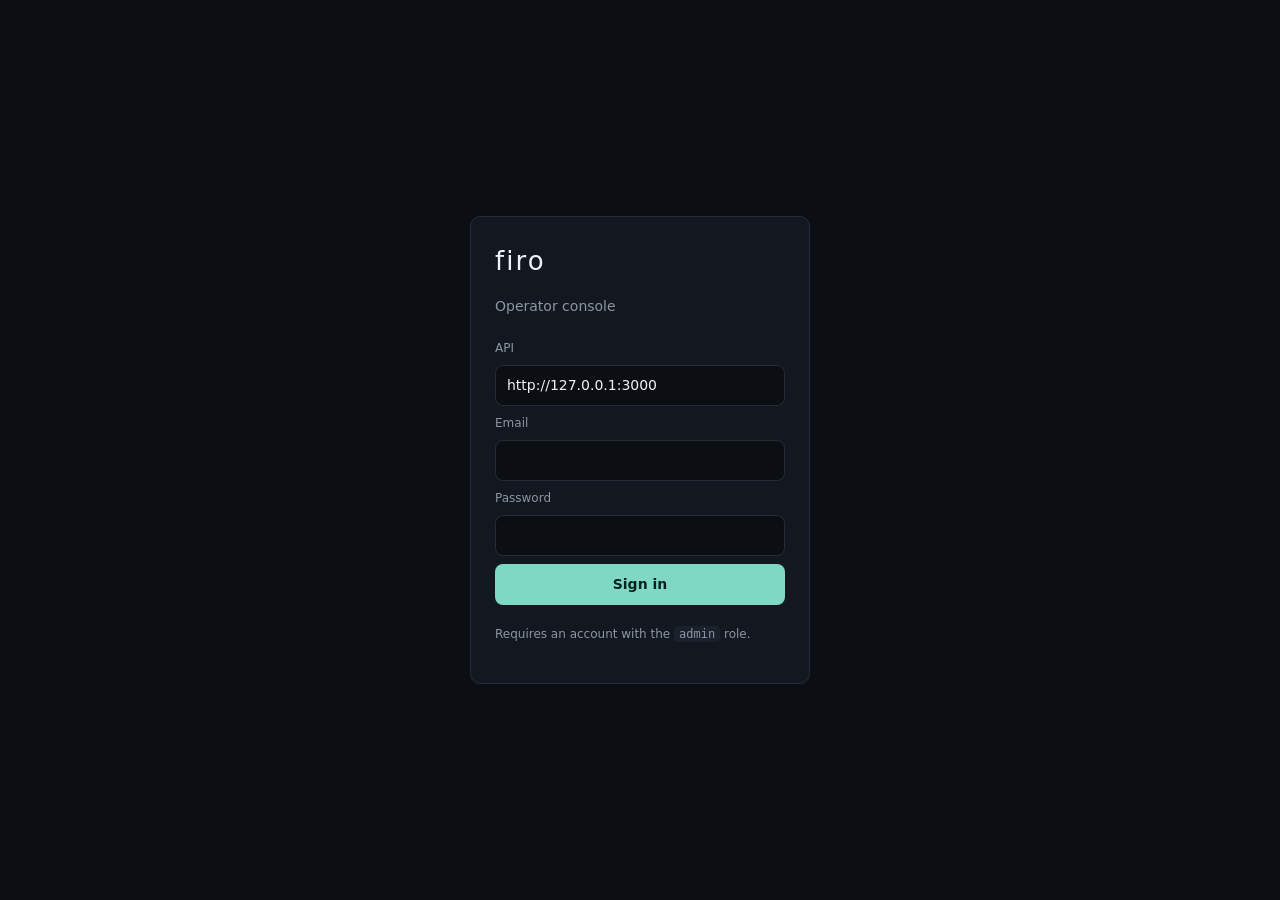
<file: admin/index.html>
<!doctype html>
<html lang="en">
  <head>
    <meta charset="utf-8" />
    <meta name="viewport" content="width=device-width, initial-scale=1" />
    <!-- This console shows every account's data. Keep it out of search results. -->
    <meta name="robots" content="noindex, nofollow" />
    <title>Firo — Console</title>
    <link rel="stylesheet" href="admin.css" />
  </head>
  <body>
    <!-- Sign in ---------------------------------------------------------- -->
    <section id="login" class="login" hidden>
      <form id="login-form" class="login-card">
        <h1 class="wordmark">firo</h1>
        <p class="muted">Operator console</p>

        <label for="login-base">API</label>
        <input id="login-base" type="url" autocomplete="off" spellcheck="false" />

        <label for="login-email">Email</label>
        <input id="login-email" type="email" autocomplete="username" required />

        <label for="login-password">Password</label>
        <input id="login-password" type="password" autocomplete="current-password" required />

        <button type="submit" class="primary">Sign in</button>
        <p id="login-error" class="error" hidden></p>
        <p class="muted small">
          Requires an account with the <code>admin</code> role.
        </p>
      </form>
    </section>

    <!-- Console ---------------------------------------------------------- -->
    <div id="console" class="console" hidden>
      <header class="topbar">
        <span class="wordmark small">firo</span>
        <nav class="tabs">
          <a href="#/overview" data-tab="overview">Overview</a>
          <a href="#/users" data-tab="users">Users</a>
          <a href="#/content" data-tab="content">Content</a>
          <a href="#/map" data-tab="map">Map</a>
          <a href="#/live" data-tab="live">Live</a>
          <a href="#/audit" data-tab="audit">Audit</a>
        </nav>
        <div class="topbar-right">
          <span id="whoami" class="muted small"></span>
          <button id="sign-out" class="ghost small">Sign out</button>
        </div>
      </header>

      <main id="view" class="view"></main>
    </div>

    <div id="toast" class="toast" hidden></div>

    <script src="world-land.js"></script>
    <script src="admin-api.js"></script>
    <script src="admin-ui.js"></script>
    <script src="admin.js"></script>
  </body>
</html>
</file>
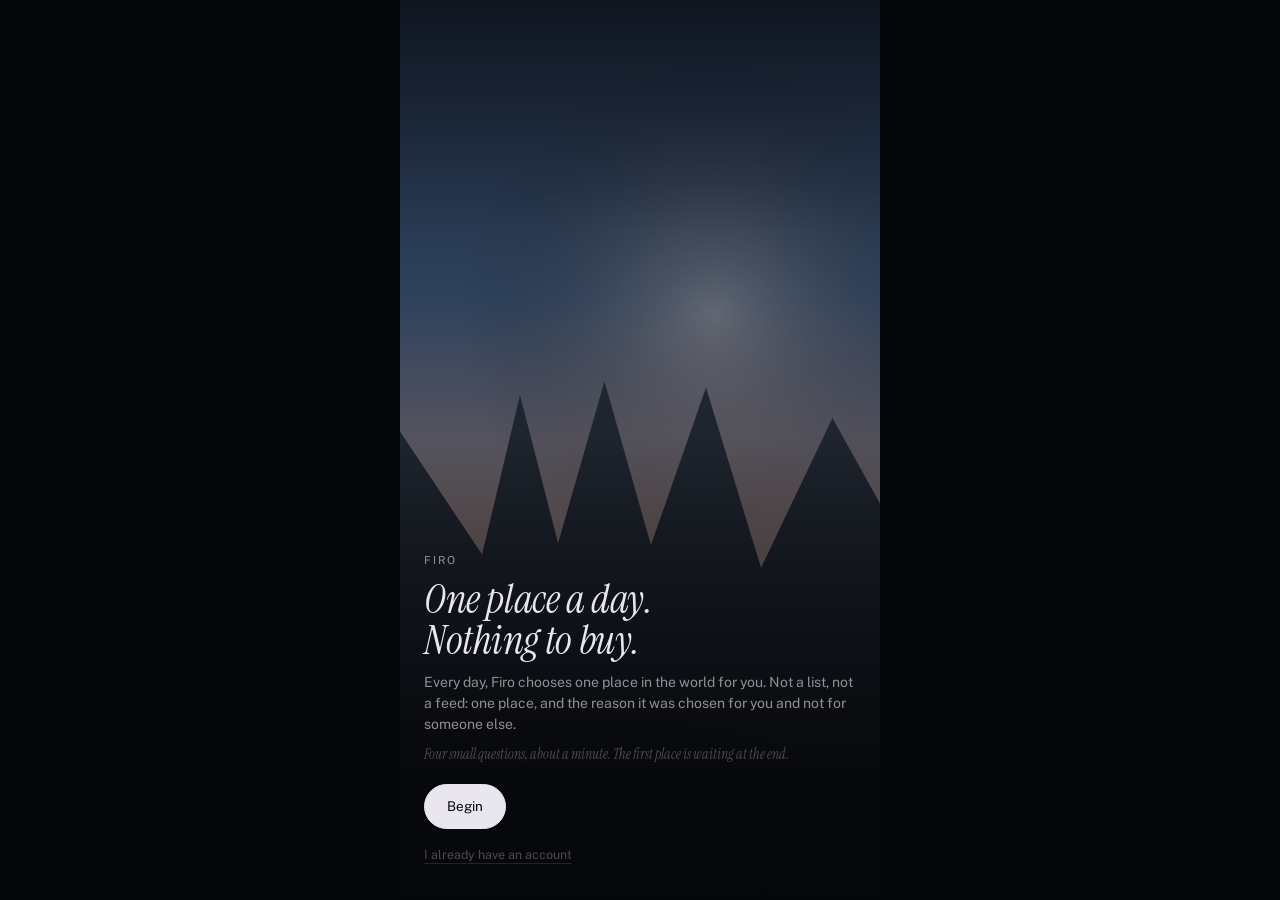
<file: web/index.html>
<!doctype html>
<html lang="en">
  <head>
    <meta charset="utf-8" />
    <meta name="viewport" content="width=device-width, initial-scale=1, viewport-fit=cover" />
    <meta name="theme-color" content="#0b0a09" />
    <link rel="icon" href="data:image/svg+xml,%3Csvg xmlns=%22http://www.w3.org/2000/svg%22 viewBox=%220 0 32 32%22%3E%3Ccircle cx=%2216%22 cy=%2216%22 r=%2215%22 fill=%22%230b0a09%22/%3E%3Ccircle cx=%2216%22 cy=%2216%22 r=%225%22 fill=%22%23f4efe7%22/%3E%3C/svg%3E" />
    <meta name="description" content="One place a day. Nothing to buy." />
    <title>Firo</title>
    <link rel="preconnect" href="https://fonts.googleapis.com" />
    <link rel="preconnect" href="https://fonts.gstatic.com" crossorigin />
    <link
      rel="stylesheet"
      href="https://fonts.googleapis.com/css2?family=Instrument+Serif:ital@0;1&family=Public+Sans:wght@300;400;500&display=swap"
    />
    <link rel="stylesheet" href="styles.css" />
  </head>
  <body data-tod="morning">
    <!-- One screen at a time, rendered by app.js. -->
    <main id="app" class="app" aria-live="polite"></main>

    <script src="world-land.js"></script>
    <script src="landscape.js"></script>
    <script src="api.js"></script>
    <script src="app.js"></script>
  </body>
</html>
</file>
<file: admin/admin.css>
/*
 * Console styling.
 *
 * Denser and plainer than the product client on purpose: this is an
 * instrument panel, not a place to feel something. Priority is legibility of
 * many numbers at once, and never mistaking a draft for a published row.
 */

:root {
  --bg: #0b0e13;
  --surface: #131820;
  --surface-2: #1a212b;
  --border: #242c38;
  --text: #eef1f5;
  --muted: #8b95a3;
  --dim: #667283;
  --accent: #7fd8c4;
  --accent-dim: #3f7d70;
  --warn: #f0b429;
  --danger: #ff6b6b;
  --radius: 10px;
}

* {
  box-sizing: border-box;
}

body {
  margin: 0;
  background: var(--bg);
  color: var(--text);
  font: 14px/1.5 system-ui, -apple-system, 'Segoe UI', sans-serif;
}

h1,
h2,
h3 {
  margin: 0;
  line-height: 1.25;
  font-weight: 600;
}

h2 {
  font-size: 20px;
}

h3 {
  font-size: 15px;
  margin-bottom: 8px;
}

a {
  color: var(--accent);
  text-decoration: none;
}

a:hover {
  text-decoration: underline;
}

code {
  font-family: ui-monospace, SFMono-Regular, Menlo, monospace;
  font-size: 12px;
  background: var(--surface-2);
  padding: 1px 5px;
  border-radius: 4px;
}

.muted {
  color: var(--muted);
}

.dim {
  color: var(--dim);
}

.small {
  font-size: 12px;
}

.num {
  text-align: right;
  font-variant-numeric: tabular-nums;
}

.error {
  color: var(--danger);
  margin: 6px 0 0;
}

.empty {
  padding: 14px 0;
}

.wordmark {
  font-size: 26px;
  letter-spacing: 0.08em;
  font-weight: 300;
}

.wordmark.small {
  font-size: 18px;
}

/* --- sign in ------------------------------------------------------------- */

.login {
  min-height: 100vh;
  display: grid;
  place-items: center;
  padding: 24px;
}

.login-card {
  width: 100%;
  max-width: 340px;
  background: var(--surface);
  border: 1px solid var(--border);
  border-radius: var(--radius);
  padding: 28px 24px;
  display: flex;
  flex-direction: column;
  gap: 8px;
}

.login-card .wordmark {
  margin-bottom: -4px;
}

/* --- shell --------------------------------------------------------------- */

.topbar {
  display: flex;
  align-items: center;
  gap: 20px;
  padding: 12px 20px;
  border-bottom: 1px solid var(--border);
  background: var(--surface);
  position: sticky;
  top: 0;
  z-index: 10;
  flex-wrap: wrap;
}

.tabs {
  display: flex;
  gap: 4px;
  flex: 1;
  flex-wrap: wrap;
}

.tabs a {
  padding: 6px 12px;
  border-radius: 999px;
  color: var(--muted);
  font-size: 13px;
}

.tabs a:hover {
  background: var(--surface-2);
  text-decoration: none;
}

.tabs a.active {
  background: var(--surface-2);
  color: var(--text);
}

.topbar-right {
  display: flex;
  align-items: center;
  gap: 10px;
}

.view {
  padding: 20px;
  max-width: 1280px;
  margin: 0 auto;
}

.stack {
  display: flex;
  flex-direction: column;
  gap: 16px;
}

.toolbar {
  display: flex;
  align-items: center;
  gap: 12px;
  flex-wrap: wrap;
}

.panel {
  background: var(--surface);
  border: 1px solid var(--border);
  border-radius: var(--radius);
  padding: 16px;
}

.error-panel {
  border-color: var(--danger);
}

.notice {
  background: var(--surface-2);
  border-left: 3px solid var(--warn);
  padding: 10px 14px;
  border-radius: 6px;
  margin: 0;
}

.grid-2 {
  display: grid;
  grid-template-columns: repeat(auto-fit, minmax(320px, 1fr));
  gap: 16px;
}

.grid-3 {
  display: grid;
  grid-template-columns: repeat(auto-fit, minmax(160px, 1fr));
  gap: 16px;
}

/* --- stats --------------------------------------------------------------- */

.stats {
  display: grid;
  grid-template-columns: repeat(auto-fit, minmax(150px, 1fr));
  gap: 12px;
}

.stat {
  background: var(--surface);
  border: 1px solid var(--border);
  border-radius: var(--radius);
  padding: 14px 16px;
  display: flex;
  flex-direction: column;
  gap: 2px;
}

.stat-value {
  font-size: 26px;
  font-weight: 600;
  font-variant-numeric: tabular-nums;
}

.stat-label {
  font-size: 12px;
  color: var(--muted);
}

.stat-hint {
  font-size: 11px;
  color: var(--dim);
}

/* --- forms & controls ---------------------------------------------------- */

label {
  font-size: 12px;
  color: var(--muted);
}

input,
select,
textarea {
  width: 100%;
  background: var(--bg);
  border: 1px solid var(--border);
  color: var(--text);
  border-radius: 8px;
  padding: 9px 11px;
  font: inherit;
}

textarea {
  resize: vertical;
}

input:focus,
select:focus,
textarea:focus {
  outline: 2px solid var(--accent-dim);
  outline-offset: 1px;
}

input.search {
  max-width: 280px;
}

button,
a.primary,
a.ghost {
  font: inherit;
  border-radius: 8px;
  padding: 9px 14px;
  border: 1px solid transparent;
  cursor: pointer;
  display: inline-block;
}

button.primary,
a.primary {
  background: var(--accent);
  color: #06231d;
  font-weight: 600;
}

button.ghost,
a.ghost {
  background: transparent;
  border-color: var(--border);
  color: var(--text);
}

button.ghost:hover,
a.ghost:hover {
  background: var(--surface-2);
  text-decoration: none;
}

button.danger {
  background: transparent;
  border-color: var(--danger);
  color: var(--danger);
}

button.danger:hover {
  background: rgba(255, 107, 107, 0.12);
}

button.small,
a.small {
  padding: 5px 10px;
  font-size: 12px;
}

button:disabled {
  opacity: 0.5;
  cursor: progress;
}

.actions {
  display: flex;
  gap: 10px;
  flex-wrap: wrap;
  align-items: center;
  margin-top: 12px;
}

.form {
  display: flex;
  flex-direction: column;
  gap: 14px;
}

.field {
  display: flex;
  flex-direction: column;
  gap: 5px;
}

.field .muted {
  margin: 0;
}

.checks {
  display: flex;
  flex-wrap: wrap;
  gap: 6px;
}

.check {
  display: inline-flex;
  align-items: center;
  gap: 5px;
  background: var(--surface-2);
  border: 1px solid var(--border);
  border-radius: 999px;
  padding: 4px 11px 4px 8px;
  font-size: 12px;
  color: var(--text);
  cursor: pointer;
}

.check input {
  width: auto;
  margin: 0;
  accent-color: var(--accent);
}

.check:has(input:checked) {
  border-color: var(--accent-dim);
  background: rgba(127, 216, 196, 0.1);
}

/* --- tables -------------------------------------------------------------- */

.table-wrap {
  overflow-x: auto;
}

table {
  width: 100%;
  border-collapse: collapse;
  font-size: 13px;
}

th {
  text-align: left;
  font-weight: 500;
  color: var(--muted);
  font-size: 11px;
  text-transform: uppercase;
  letter-spacing: 0.04em;
  padding: 8px 10px;
  border-bottom: 1px solid var(--border);
  white-space: nowrap;
}

td {
  padding: 9px 10px;
  border-bottom: 1px solid var(--border);
  vertical-align: top;
}

tr:last-child td {
  border-bottom: none;
}

tbody tr:hover {
  background: var(--surface-2);
}

.row-muted td {
  opacity: 0.55;
}

.chip {
  display: inline-block;
  background: var(--surface-2);
  border: 1px solid var(--border);
  color: var(--muted);
  border-radius: 999px;
  padding: 1px 8px;
  font-size: 11px;
  margin-right: 4px;
  white-space: nowrap;
}

.chip-accent {
  border-color: var(--accent-dim);
  color: var(--accent);
}

.chip-warn {
  border-color: var(--warn);
  color: var(--warn);
}

.chip-draft {
  border-color: var(--dim);
  color: var(--dim);
}

/* --- charts -------------------------------------------------------------- */

.chart-head {
  display: flex;
  justify-content: space-between;
  font-size: 13px;
  margin-bottom: 6px;
}

.chart-svg {
  width: 100%;
  height: 70px;
  display: block;
}

.chart-svg .bar {
  fill: var(--accent);
}

.chart-svg .bar-zero {
  fill: var(--border);
}

.chart-axis {
  display: flex;
  justify-content: space-between;
  font-size: 11px;
  color: var(--dim);
  margin-top: 4px;
}

/* --- taste bars ---------------------------------------------------------- */

.taste-list {
  display: flex;
  flex-direction: column;
  gap: 5px;
}

.taste-row {
  display: grid;
  grid-template-columns: 96px 1fr 44px auto;
  align-items: center;
  gap: 10px;
  font-size: 12px;
}

.taste-label {
  color: var(--muted);
}

.taste-track {
  position: relative;
  height: 9px;
  background: var(--surface-2);
  border-radius: 999px;
  overflow: hidden;
}

.taste-fill {
  position: absolute;
  top: 0;
  bottom: 0;
}

.taste-fill.positive {
  background: var(--accent);
}

.taste-fill.negative {
  background: var(--danger);
}

.taste-zero {
  position: absolute;
  left: 50%;
  top: 0;
  bottom: 0;
  width: 1px;
  background: var(--border);
}

.taste-value {
  text-align: right;
  font-variant-numeric: tabular-nums;
  color: var(--text);
}

/* --- map ----------------------------------------------------------------- */

.map-svg {
  width: 100%;
  height: auto;
  display: block;
  border-radius: 8px;
}

.map-bg {
  fill: #0b1018;
}

.map-land {
  fill: #1b2330;
  stroke: #2b3746;
  stroke-width: 0.4;
  stroke-linejoin: round;
}

.map-svg .grid {
  stroke: #1e2630;
  stroke-width: 0.5;
}

.map-svg .grid-major {
  stroke: #2b3644;
  stroke-width: 0.8;
}

.map-svg .pin {
  fill: var(--accent);
  fill-opacity: 0.25;
  stroke: var(--accent);
  stroke-width: 0.8;
}

.map-svg .pin-saved {
  fill-opacity: 0.55;
}

.map-svg .pin-draft,
.map-svg .pin-archived {
  fill: var(--dim);
  stroke: var(--dim);
}

.map-svg .clickable {
  cursor: pointer;
}

.map-svg .clickable:hover {
  fill-opacity: 0.9;
}

.map-legend {
  display: flex;
  gap: 18px;
  flex-wrap: wrap;
  font-size: 12px;
  color: var(--muted);
  margin-top: 10px;
}

/* --- live feed ----------------------------------------------------------- */

.feed {
  display: flex;
  flex-direction: column;
  max-height: 65vh;
  overflow-y: auto;
  margin-top: 8px;
}

.feed-row {
  display: grid;
  grid-template-columns: 74px 140px 1fr;
  gap: 10px;
  padding: 7px 4px;
  border-bottom: 1px solid var(--border);
  font-size: 13px;
  align-items: baseline;
}

.feed-time {
  color: var(--dim);
  font-size: 11px;
  font-variant-numeric: tabular-nums;
}

.feed-what {
  color: var(--muted);
}

.feed-signup .feed-what {
  color: var(--accent);
}

.feed-row.fresh {
  animation: flash 1.2s ease-out;
}

@keyframes flash {
  from {
    background: rgba(127, 216, 196, 0.18);
  }
  to {
    background: transparent;
  }
}

.dot-live {
  width: 8px;
  height: 8px;
  border-radius: 50%;
  background: var(--accent);
  display: inline-block;
  animation: pulse 2s infinite;
}

@keyframes pulse {
  0%,
  100% {
    opacity: 1;
  }
  50% {
    opacity: 0.25;
  }
}

/* --- audit --------------------------------------------------------------- */

.diff {
  background: var(--bg);
  border: 1px solid var(--border);
  border-radius: 6px;
  padding: 10px;
  font-size: 11px;
  max-height: 320px;
  overflow: auto;
  white-space: pre-wrap;
  word-break: break-word;
}

/* --- toast --------------------------------------------------------------- */

.toast {
  position: fixed;
  bottom: 20px;
  left: 50%;
  transform: translateX(-50%);
  background: var(--surface-2);
  border: 1px solid var(--border);
  border-radius: 999px;
  padding: 10px 20px;
  font-size: 13px;
  z-index: 100;
}

.toast-ok {
  border-color: var(--accent-dim);
}

.toast-error {
  border-color: var(--danger);
  color: var(--danger);
}

[hidden] {
  display: none !important;
}

/* --- image picker -------------------------------------------------------- */

.image-preview {
  margin-bottom: 8px;
}

.image-frame {
  /* Matches the card's frame in the product, so what the operator approves
     here is the crop users will actually see. */
  aspect-ratio: 4 / 3;
  max-width: 380px;
  border-radius: 8px;
  overflow: hidden;
  border: 1px solid var(--border);
}

.image-frame img {
  width: 100%;
  height: 100%;
  object-fit: cover;
  display: block;
}

.image-empty {
  max-width: 380px;
  aspect-ratio: 4 / 3;
  border: 1px dashed var(--border);
  border-radius: 8px;
  display: grid;
  place-items: center;
  color: var(--dim);
  font-size: 13px;
}

.image-meta {
  display: flex;
  align-items: center;
  gap: 10px;
  margin-top: 8px;
}

.swatch {
  width: 18px;
  height: 18px;
  border-radius: 4px;
  border: 1px solid var(--border);
  display: inline-block;
}

input[type='file'] {
  padding: 7px;
  font-size: 13px;
}
</file>
<file: web/styles.css>
/*
 * Firo — one place a day.
 *
 * A quiet, warm-dark room. The photograph is the colour; the interface is
 * paper-white type on near-black, and nothing competes with the place.
 *
 * The app softens with the hour: body[data-tod] is set from the user's local
 * time, and evening/night retune every token cooler and dimmer.
 */

:root {
  color-scheme: dark;
  --ground: #0b0a09;
  --paper: #f4efe7;
  --dim: rgba(244, 239, 231, 0.64);
  --faint: rgba(244, 239, 231, 0.34);
  --hair: rgba(244, 239, 231, 0.14);
  --veil-end: rgba(11, 10, 9, 0.94);
  --scene-filter: none;
  --serif: 'Instrument Serif', 'Iowan Old Style', 'Palatino Linotype', Georgia, serif;
  --sans: 'Public Sans', system-ui, -apple-system, 'Segoe UI', sans-serif;
  --slow: 0.9s;
}

body[data-tod='evening'],
body[data-tod='night'] {
  --ground: #06070b;
  --paper: #e9e6ef;
  --dim: rgba(233, 230, 239, 0.6);
  --faint: rgba(233, 230, 239, 0.3);
  --hair: rgba(233, 230, 239, 0.12);
  --veil-end: rgba(6, 7, 11, 0.96);
  --scene-filter: brightness(0.74) saturate(0.82);
}

* {
  box-sizing: border-box;
}

html,
body {
  height: 100%;
}

body {
  margin: 0;
  background: var(--ground);
  color: var(--paper);
  font: 15px/1.55 var(--sans);
  -webkit-font-smoothing: antialiased;
  transition: background var(--slow) ease;
}

button {
  font: inherit;
  color: inherit;
  background: none;
  border: 0;
  padding: 0;
  cursor: pointer;
}

button:focus-visible,
a:focus-visible,
input:focus-visible {
  outline: 1.5px solid var(--paper);
  outline-offset: 3px;
}

h1,
h2,
p {
  margin: 0;
}

/* A phone-width column: the app is a phone app, even in a desktop browser. */
.app {
  position: relative;
  height: 100%;
  max-width: 480px;
  margin: 0 auto;
  overflow: hidden;
}

.screen {
  position: absolute;
  inset: 0;
  display: flex;
  flex-direction: column;
  animation: screen-in 0.6s ease both;
}

@keyframes screen-in {
  from {
    opacity: 0;
    transform: translateY(8px);
  }
}

/* ---- type ------------------------------------------------------------------ */

.display {
  font: italic 400 34px/1.04 var(--serif);
  letter-spacing: -0.01em;
  text-wrap: balance;
}

.display.lg {
  font-size: 40px;
}

.display.sm {
  font-size: 26px;
}

.kicker {
  font-size: 11px;
  letter-spacing: 0.18em;
  text-transform: uppercase;
  color: var(--dim);
}

.quiet {
  color: var(--dim);
  font-size: 14px;
  line-height: 1.5;
}

.whisper {
  font: italic 400 14px/1.35 var(--serif);
  color: var(--faint);
}

/* ---- scene: photograph or drawn landscape ---------------------------------- */

.scene {
  position: absolute;
  inset: 0;
  overflow: hidden;
  filter: var(--scene-filter);
  transition: filter var(--slow) ease;
}

.scene > svg,
.scene > img {
  position: absolute;
  inset: 0;
  width: 100%;
  height: 100%;
  object-fit: cover;
  display: block;
}

.scene > img {
  animation: image-in 1.2s ease both;
}

@keyframes image-in {
  from {
    opacity: 0;
  }
}

.scene.reveal {
  animation: reveal 2.2s cubic-bezier(0.2, 0.7, 0.2, 1) both;
}

@keyframes reveal {
  from {
    opacity: 0;
    transform: scale(1.05);
  }
}

.veil {
  position: absolute;
  inset: 0;
  background: linear-gradient(
    180deg,
    rgba(0, 0, 0, 0.3) 0%,
    transparent 26%,
    transparent 48%,
    var(--veil-end) 100%
  );
  pointer-events: none;
}

/* ---- bars ------------------------------------------------------------------ */

.topbar {
  position: relative;
  z-index: 2;
  display: flex;
  justify-content: space-between;
  align-items: center;
  padding: calc(env(safe-area-inset-top, 0px) + 18px) 22px 0;
  font-size: 11px;
  letter-spacing: 0.14em;
  text-transform: uppercase;
  color: var(--faint);
}

.nav {
  position: relative;
  z-index: 2;
  display: flex;
  justify-content: center;
  gap: 28px;
  padding: 14px 22px calc(env(safe-area-inset-bottom, 0px) + 18px);
}

.nav button {
  font: italic 400 16px/1 var(--serif);
  color: var(--faint);
  padding: 6px 2px;
  transition: color 0.3s ease;
}

.nav button[aria-current='page'] {
  color: var(--paper);
}

.back {
  font: italic 400 16px/1 var(--serif);
  color: var(--dim);
  padding: 6px 0;
}

/* ---- open / arrive --------------------------------------------------------- */

.bottom-copy {
  position: relative;
  z-index: 2;
  margin-top: auto;
  padding: 0 24px calc(env(safe-area-inset-bottom, 0px) + 30px);
  display: grid;
  gap: 10px;
}

.linkish {
  font-size: 12.5px;
  color: var(--faint);
  text-decoration: underline;
  text-decoration-color: var(--hair);
  text-underline-offset: 4px;
  justify-self: start;
  padding: 6px 0;
}

.centered {
  margin: auto 0;
  padding: 24px 32px;
  display: grid;
  justify-items: center;
  text-align: center;
  gap: 16px;
}

.breathe {
  width: 10px;
  height: 10px;
  border-radius: 50%;
  background: var(--paper);
  margin-top: 28px;
  opacity: 0.7;
}

.tap-area {
  position: absolute;
  inset: 0;
  z-index: 3;
  width: 100%;
  height: 100%;
}

/* ---- onboarding ------------------------------------------------------------ */

.ob {
  padding: calc(env(safe-area-inset-top, 0px) + 26px) 18px calc(env(safe-area-inset-bottom, 0px) + 20px);
  gap: 14px;
}

.ob-head {
  display: grid;
  gap: 6px;
  padding-inline: 4px;
}

.ob-head .display {
  font-size: 28px;
}

.choices {
  flex: 1;
  min-height: 0;
  display: grid;
  gap: 10px;
}

.choices.n2 {
  grid-template-rows: 1fr 1fr;
}

.choices.n4 {
  grid-template-columns: 1fr 1fr;
  grid-template-rows: 1fr 1fr;
}

.choices.n6 {
  grid-template-columns: 1fr 1fr;
  grid-template-rows: repeat(3, 1fr);
}

.choice {
  position: relative;
  overflow: hidden;
  border-radius: 20px;
  min-height: 0;
  text-align: left;
  transition: transform 0.4s ease, opacity 0.4s ease;
}

.choice .scene {
  filter: none;
}

.choice .cap {
  position: absolute;
  left: 14px;
  right: 14px;
  bottom: 12px;
  font: italic 400 19px/1.1 var(--serif);
  color: #f4efe7;
  text-shadow: 0 1px 12px rgba(0, 0, 0, 0.55);
}

.choices.n6 .choice .cap,
.choices.n4 .choice .cap {
  font-size: 16px;
}

.choice .shade {
  position: absolute;
  inset: 0;
  background: linear-gradient(180deg, transparent 45%, rgba(0, 0, 0, 0.55));
}

.choice[aria-pressed='true'] {
  outline: 1.5px solid var(--paper);
  outline-offset: 3px;
}

.choice[aria-pressed='true']::after {
  content: '';
  position: absolute;
  top: 12px;
  right: 12px;
  width: 18px;
  height: 18px;
  border-radius: 50%;
  background: #f4efe7;
  box-shadow: 0 0 0 4px rgba(0, 0, 0, 0.25);
}

.choices.has-pick .choice[aria-pressed='false'] {
  opacity: 0.55;
}

.ob-foot {
  display: flex;
  justify-content: space-between;
  align-items: center;
  gap: 12px;
  padding-inline: 4px;
  min-height: 44px;
  font-size: 12px;
  color: var(--faint);
}

.primary {
  border: 1px solid var(--paper);
  border-radius: 999px;
  padding: 11px 22px;
  font-size: 13.5px;
  color: var(--paper);
  transition: background 0.3s ease, color 0.3s ease;
}

.primary.solid {
  background: var(--paper);
  color: var(--ground);
}

.primary:disabled {
  opacity: 0.3;
  cursor: default;
}

/* forming */
.words {
  display: grid;
  gap: 4px;
  justify-items: center;
}

.words span {
  font: italic 400 38px/1.08 var(--serif);
}

.words span:nth-child(2) {
  opacity: 0.82;
}

.words span:nth-child(3) {
  opacity: 0.64;
}

.words span:nth-child(4) {
  opacity: 0.46;
  font-size: 28px;
}

/* when */
.options {
  display: grid;
  gap: 10px;
  width: 100%;
}

.option {
  display: flex;
  justify-content: space-between;
  align-items: center;
  border: 1px solid var(--hair);
  border-radius: 16px;
  padding: 16px 18px;
  font-size: 14.5px;
  text-align: left;
  transition: border-color 0.3s ease;
}

.option span:last-child {
  font-size: 12px;
  color: var(--faint);
}

.option:hover,
.option[aria-pressed='true'] {
  border-color: var(--paper);
}

/* forms (keep / sign in) */
.form {
  display: grid;
  gap: 12px;
  width: 100%;
}

.field {
  display: grid;
  gap: 6px;
}

.field label {
  font-size: 11px;
  letter-spacing: 0.14em;
  text-transform: uppercase;
  color: var(--faint);
}

.field input {
  width: 100%;
  background: transparent;
  border: 0;
  border-bottom: 1px solid var(--hair);
  color: var(--paper);
  font: 400 17px/1.4 var(--sans);
  padding: 8px 0 10px;
  border-radius: 0;
}

.field input:focus {
  outline: none;
  border-bottom-color: var(--paper);
}

.error {
  font-size: 13px;
  color: #f0b4a8;
  min-height: 1.2em;
}

/* ---- today ------------------------------------------------------------------ */

.today-copy {
  position: relative;
  z-index: 2;
  margin-top: auto;
  padding: 0 24px 6px;
  display: grid;
  gap: 9px;
  text-align: left;
}

.today-copy .quiet {
  max-width: 28ch;
}

.keep {
  position: absolute;
  z-index: 3;
  right: 20px;
  top: 44%;
  width: 46px;
  height: 46px;
  border-radius: 50%;
  border: 1px solid var(--dim);
  display: grid;
  place-items: center;
  transition: border-color 0.4s ease;
}

.keep::before {
  content: '';
  width: 12px;
  height: 12px;
  border-radius: 50%;
  border: 1px solid var(--dim);
  transition: background 0.4s ease, border-color 0.4s ease, transform 0.4s ease;
}

.keep[aria-pressed='true'] {
  border-color: var(--paper);
}

.keep[aria-pressed='true']::before {
  background: var(--paper);
  border-color: var(--paper);
  transform: scale(1.15);
}

.keep-label {
  position: absolute;
  z-index: 3;
  right: 20px;
  top: calc(44% + 54px);
  width: 46px;
  text-align: center;
  font-size: 10.5px;
  color: var(--faint);
  letter-spacing: 0.06em;
}

.more {
  justify-self: start;
  font: italic 400 14px/1 var(--serif);
  color: var(--faint);
  padding: 4px 0;
}

/* ---- linger ---------------------------------------------------------------- */

.linger-pic {
  position: relative;
  flex: 0 0 42%;
}

.linger-pic::after {
  content: '';
  position: absolute;
  inset: auto 0 0 0;
  height: 45%;
  background: linear-gradient(180deg, transparent, var(--ground));
}

.linger-pic .topbar {
  position: absolute;
  inset: 0 0 auto 0;
}

.linger-body {
  flex: 1;
  overflow-y: auto;
  padding: 0 24px calc(env(safe-area-inset-bottom, 0px) + 28px);
  display: grid;
  align-content: start;
  gap: 16px;
}

.story {
  font-size: 15px;
  line-height: 1.65;
  color: var(--dim);
  max-width: 34em;
}

.facts {
  display: grid;
  gap: 10px;
  border-top: 1px solid var(--hair);
  padding-top: 14px;
}

.fact {
  display: flex;
  justify-content: space-between;
  gap: 16px;
  font-size: 13px;
}

.fact span:first-child {
  color: var(--faint);
  flex: 0 0 auto;
}

.fact span:last-child {
  text-align: right;
}

/* ---- days ------------------------------------------------------------------ */

.page {
  padding: calc(env(safe-area-inset-top, 0px) + 26px) 22px 0;
  gap: 18px;
  overflow-y: auto;
}

.page-head {
  display: grid;
  gap: 6px;
}

.month-nav {
  display: flex;
  justify-content: space-between;
  align-items: center;
  font: italic 400 15px/1 var(--serif);
  color: var(--faint);
}

.month-nav button {
  color: var(--faint);
  padding: 6px 0;
}

.month-nav button:disabled {
  opacity: 0;
}

.quilt {
  display: grid;
  grid-template-columns: repeat(7, 1fr);
  gap: 6px;
}

.quilt .cell {
  aspect-ratio: 1;
  border-radius: 6px;
  overflow: hidden;
  position: relative;
  background: rgba(244, 239, 231, 0.05);
}

.quilt .cell.pad {
  background: transparent;
}

.quilt .cell.future {
  background: transparent;
  border: 1px dashed var(--hair);
}

.quilt .cell.missed {
  background: transparent;
  border: 1px dashed var(--hair);
}

.quilt .cell .scene {
  filter: none;
}

.quilt .cell.today-cell {
  outline: 1px solid var(--paper);
  outline-offset: 2px;
}

.quilt .cell.kept::after {
  content: '';
  position: absolute;
  right: 4px;
  bottom: 4px;
  width: 5px;
  height: 5px;
  border-radius: 50%;
  background: #f4efe7;
  box-shadow: 0 0 0 2px rgba(0, 0, 0, 0.3);
}

.weekdays {
  display: grid;
  grid-template-columns: repeat(7, 1fr);
  gap: 6px;
  font-size: 10.5px;
  color: var(--faint);
  text-align: center;
  letter-spacing: 0.06em;
}

.insight {
  font: italic 400 19px/1.35 var(--serif);
  color: var(--dim);
  border-top: 1px solid var(--hair);
  padding-top: 16px;
}

.legend {
  font-size: 11.5px;
  color: var(--faint);
}

/* ---- world ----------------------------------------------------------------- */

.map {
  position: relative;
  margin-inline: -22px;
}

.map svg {
  width: 100%;
  height: auto;
  display: block;
}

.map .land {
  fill: rgba(244, 239, 231, 0.07);
}

.map .pin {
  fill: var(--paper);
}

.map .pin-halo {
  fill: var(--paper);
  opacity: 0.12;
}

.world-copy {
  display: grid;
  gap: 8px;
}

.question {
  display: grid;
  gap: 14px;
  border-top: 1px solid var(--hair);
  padding-top: 18px;
}

.question .row {
  display: flex;
  gap: 10px;
  flex-wrap: wrap;
}

.settings {
  display: grid;
  gap: 10px;
  border-top: 1px solid var(--hair);
  padding-top: 16px;
  margin-bottom: 8px;
  font-size: 12.5px;
  color: var(--faint);
}

.settings button {
  color: var(--dim);
  text-decoration: underline;
  text-decoration-color: var(--hair);
  text-underline-offset: 4px;
}

.spacer {
  flex: 1;
}

/* ---- motion ---------------------------------------------------------------- */

@media (prefers-reduced-motion: no-preference) {
  .breathe {
    animation: breathe 5s ease-in-out infinite;
  }

  @keyframes breathe {
    0%,
    100% {
      transform: scale(1);
      opacity: 0.45;
    }
    50% {
      transform: scale(2.4);
      opacity: 0.9;
    }
  }

  .words span {
    animation: word-in 1.4s ease-out both;
  }

  .words span:nth-child(2) {
    animation-delay: 0.6s;
  }

  .words span:nth-child(3) {
    animation-delay: 1.2s;
  }

  .words span:nth-child(4) {
    animation-delay: 1.8s;
  }

  .words + .quiet {
    animation: word-in 1.4s ease-out 2.6s both;
  }

  @keyframes word-in {
    from {
      opacity: 0;
      transform: translateY(8px);
    }
  }

  .today-copy {
    animation: copy-in 1.6s ease 0.9s both;
  }

  @keyframes copy-in {
    from {
      opacity: 0;
      transform: translateY(10px);
    }
  }
}

@media (prefers-reduced-motion: reduce) {
  *,
  *::before,
  *::after {
    animation-duration: 0.01ms !important;
    animation-delay: 0ms !important;
    transition-duration: 0.01ms !important;
  }
}

/* ---- Arrive clues: facts about the place, one at a time, before the place --- */

.clues {
  display: grid;
  gap: 12px;
  max-width: 30ch;
  margin-top: 22px;
  text-align: center;
}

.clue {
  font: italic 400 17px/1.4 var(--serif);
  color: var(--dim);
}

.tomorrow {
  display: grid;
  gap: 8px;
  padding-top: 22px;
  border-top: 1px solid var(--hair);
}

@media (prefers-reduced-motion: no-preference) {
  .clue {
    animation: word-in 1.6s ease-out both;
    animation-delay: var(--d, 0s);
  }
}

.whisper.clue {
  font: italic 400 14px/1.35 var(--serif);
  color: var(--faint);
}

@media (prefers-reduced-motion: no-preference) {
  /* On Forming, the "what's next" line arrives after the sketch has been read. */
  .words ~ .whisper {
    animation: word-in 1.4s ease-out 3.8s both;
  }
}


/* ============================================================================
   Motion
   The app moves the way a slow morning does: nothing bounces, nothing slides
   in from the side. Photographs and drawn landscapes breathe; words arrive one
   after another; the day's place develops under the thumb. Every animation
   below is disabled by the reduced-motion rule above.
   ========================================================================== */

/* ---- living scenes -------------------------------------------------------- */

.scene > img {
  animation:
    image-in 1.2s ease both,
    ken 48s ease-in-out infinite alternate;
  transform-origin: 50% 40%;
}

@keyframes ken {
  from {
    transform: scale(1);
  }
  to {
    transform: scale(1.07) translateY(-1.5%);
  }
}

.scene > svg .sun,
.scene > svg .far,
.scene > svg .near,
.scene > svg .haze {
  transform-box: fill-box;
  transform-origin: center;
}

.scene > svg .sun {
  animation: sun-breathe 14s ease-in-out infinite alternate;
}

.scene > svg .far {
  animation: drift-far 70s ease-in-out infinite alternate;
}

.scene > svg .near {
  animation: drift-near 50s ease-in-out infinite alternate;
}

.scene > svg .haze {
  animation: haze 20s ease-in-out infinite alternate;
}

@keyframes sun-breathe {
  from {
    transform: scale(0.94);
    opacity: 0.85;
  }
  to {
    transform: scale(1.1);
    opacity: 1;
  }
}

@keyframes drift-far {
  from {
    transform: translateX(-1.5%);
  }
  to {
    transform: translateX(1.5%);
  }
}

@keyframes drift-near {
  from {
    transform: translateX(1%) translateY(0.4%);
  }
  to {
    transform: translateX(-1%) translateY(-0.4%);
  }
}

@keyframes haze {
  from {
    opacity: 0.75;
  }
  to {
    opacity: 1;
  }
}

/* Open: the sun comes up over the ridge as the app is first seen. */
.scene.sunrise > svg .sun {
  animation:
    sunrise 9s cubic-bezier(0.2, 0.7, 0.2, 1) both,
    sun-breathe 14s ease-in-out 9s infinite alternate;
}

@keyframes sunrise {
  from {
    transform: translateY(22%) scale(0.9);
    opacity: 0.4;
  }
  to {
    transform: translateY(0) scale(1);
    opacity: 1;
  }
}

/* The small choice cards and quilt squares should stay still. */
.choice .scene > svg *,
.quilt .scene > svg * {
  animation: none;
}

/* ---- words arriving ------------------------------------------------------- */

@keyframes word-in {
  from {
    opacity: 0;
    transform: translateY(8px);
    filter: blur(4px);
  }
}

/* The screen that follows the envelope must not fade in again: the picture is
   already on screen, developed, and any dip would show the hand-off. */
.screen.seamless {
  animation: none;
}

.today-copy.enter .display .w {
  display: inline-block;
  white-space: pre;
  animation: word-up 0.9s cubic-bezier(0.2, 0.7, 0.2, 1) both;
  animation-delay: calc(var(--i, 0) * 80ms + 0.25s);
}

@keyframes word-up {
  from {
    opacity: 0;
    transform: translateY(14px);
    filter: blur(6px);
  }
}

.today-copy.enter > .kicker {
  animation: word-in 1s ease 0.1s both;
}

.today-copy.enter > .quiet {
  animation: word-in 1.2s ease 0.9s both;
}

.today-copy.enter > .whisper {
  animation: word-in 1.2s ease 1.3s both;
}

.today-copy.enter > .more {
  animation: word-in 1.2s ease 1.9s both;
}

/* ---- the envelope: hold to see where -------------------------------------- */

.scene.develop {
  /* Overscan, so the blur never shows a bright edge at the screen's sides. */
  inset: -24px;
  opacity: var(--fill, 0);
  filter: blur(calc((1 - var(--fill, 0)) * 18px)) brightness(calc(0.35 + var(--fill, 0) * 0.65));
  transform: scale(calc(1.1 - var(--fill, 0) * 0.1));
  will-change: opacity, filter, transform;
}

.develop-veil {
  z-index: 1;
  opacity: var(--fill, 0);
}

.arrive-copy {
  z-index: 2;
  pointer-events: none;
  /* The words thin out as the picture comes up, so they never fight it. */
  opacity: calc(1 - var(--fill, 0) * 0.85);
}

.arrive-copy.dissolve {
  opacity: 0;
  filter: blur(6px);
  transition:
    opacity 0.4s ease,
    filter 0.4s ease;
}

.hold {
  position: relative;
  width: 56px;
  height: 56px;
  margin-top: 22px;
  border-radius: 50%;
  border: 1px solid var(--faint);
  animation: word-in 1.2s ease 1.2s both;
}

.hold::before {
  content: '';
  position: absolute;
  inset: 22px;
  border-radius: 50%;
  background: var(--paper);
  opacity: 0.7;
  animation: breathe 5s ease-in-out infinite;
}

.hold::after {
  content: '';
  position: absolute;
  inset: -1px;
  border-radius: 50%;
  background: conic-gradient(var(--paper) calc(var(--fill, 0) * 1turn), transparent 0);
  -webkit-mask: radial-gradient(circle, transparent 26px, #000 27px);
  mask: radial-gradient(circle, transparent 26px, #000 27px);
}

/* ---- choosing ------------------------------------------------------------- */

.choice:active {
  transform: scale(0.97);
}

.choices.deciding .choice.chosen {
  transform: scale(1.02);
  z-index: 1;
}

.choices.deciding .choice:not(.chosen) {
  opacity: 0.2;
  transform: scale(0.98);
}

/* ---- keeping -------------------------------------------------------------- */

.keep::after {
  content: '';
  position: absolute;
  inset: -1px;
  border-radius: 50%;
  border: 1px solid var(--paper);
  opacity: 0;
  pointer-events: none;
}

.keep.rippling::after {
  animation: ripple 0.9s ease-out both;
}

@keyframes ripple {
  from {
    transform: scale(1);
    opacity: 0.8;
  }
  to {
    transform: scale(2.3);
    opacity: 0;
  }
}

.light {
  position: fixed;
  z-index: 10;
  width: 8px;
  height: 8px;
  border-radius: 50%;
  background: var(--paper);
  box-shadow: 0 0 14px 4px rgba(244, 239, 231, 0.45);
  pointer-events: none;
}

.nav button {
  transition:
    color 0.6s ease,
    text-shadow 0.6s ease;
}

.nav button.lit {
  color: var(--paper);
  text-shadow: 0 0 14px rgba(244, 239, 231, 0.7);
}

/* ---- the quilt and the map ------------------------------------------------ */

.quilt .cell {
  animation: cell-in 0.7s cubic-bezier(0.2, 0.7, 0.2, 1) both;
  animation-delay: calc(var(--i, 0) * 22ms);
}

.quilt .cell.pad {
  animation: none;
}

@keyframes cell-in {
  from {
    opacity: 0;
    transform: scale(0.7);
  }
}

.insight {
  animation: word-in 1.4s ease 0.9s both;
}

.map .land {
  animation: land-in 1.8s ease both;
}

@keyframes land-in {
  from {
    opacity: 0;
  }
}

.map .pin,
.map .pin-halo {
  transform-box: fill-box;
  transform-origin: center;
}

.map .pin {
  animation: ignite 0.8s cubic-bezier(0.2, 0.7, 0.2, 1) both;
  animation-delay: calc(var(--i, 0) * 140ms + 0.5s);
}

.map .pin-halo {
  animation:
    halo-in 0.8s ease both,
    halo 6s ease-in-out infinite;
  animation-delay: calc(var(--i, 0) * 140ms + 0.6s), calc(var(--i, 0) * 140ms + 1.4s);
}

@keyframes ignite {
  from {
    opacity: 0;
    transform: scale(0);
  }
  60% {
    transform: scale(1.6);
  }
}

@keyframes halo-in {
  from {
    opacity: 0;
    transform: scale(0.4);
  }
  to {
    opacity: 0.12;
    transform: scale(1);
  }
}

@keyframes halo {
  0%,
  100% {
    opacity: 0.12;
    transform: scale(1);
  }
  50% {
    opacity: 0.24;
    transform: scale(1.25);
  }
}

.question {
  animation: word-in 1.4s ease 1s both;
}
</file>
